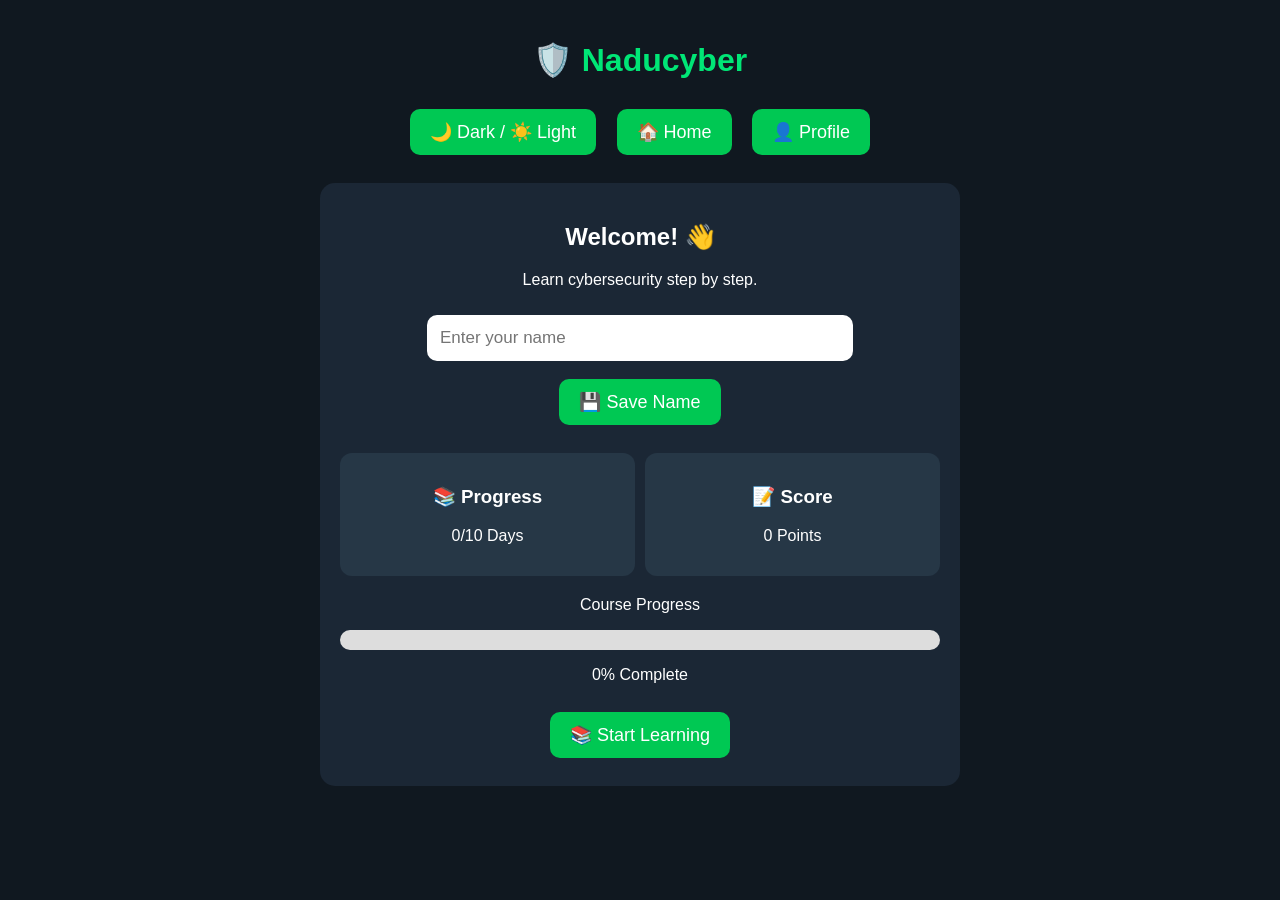
<file: index.html>
<!DOCTYPE html>
<html lang="en">
<head>
  <meta charset="UTF-8">
  <meta name="viewport" content="width=device-width, initial-scale=1.0">
  <title>Naducyber</title>
  <link rel="stylesheet" href="style.css">
<link rel="manifest" href="manifest.json">
<meta name="theme-color" content="#00ff88">
</head>

<body>

  <h1>🛡️ Naducyber</h1>
  <button onclick="toggleTheme()">🌙 Dark / ☀️ Light</button>

  <button onclick="goHome()">🏠 Home</button>
  <button onclick="showProfile()">👤 Profile</button>

  <div id="home">

    <h2>Welcome! 👋</h2>

    <p>Learn cybersecurity step by step.</p>
    <input
  type="text"
  id="studentName"
  placeholder="Enter your name"
>

<button onclick="saveName()">💾 Save Name</button>

<p id="nameMessage"></p>

    <div class="stats">

      <div class="stat-card">
        <h3>📚 Progress</h3>
        <p><span id="completed">0</span>/10 Days</p>
      </div>

      <div class="stat-card">
        <h3>📝 Score</h3>
        <p><span id="scoreDisplay">0</span> Points</p>
      </div>

    </div>

    <div class="progress-box">

      <p>Course Progress</p>

      <div class="progress-bar">
        <div id="progress"></div>
      </div>

      <p id="progressText">0% Complete</p>

    </div>

    <button onclick="showLessons()">📚 Start Learning</button>

  </div>

  <div id="lessons" style="display:none;">

    <h2>📚 10-Day Cybersecurity Course</h2>

    <button onclick="openDay(1)">Day 1 🛡️</button>
    <button onclick="openDay(2)">Day 2 🔐</button>
    <button onclick="openDay(3)">Day 3 🔑</button>
    <button onclick="openDay(4)">Day 4 🎣</button>
    <button onclick="openDay(5)">Day 5 🌐</button>
    <button onclick="openDay(6)">Day 6 🦠</button>
    <button onclick="openDay(7)">Day 7 📶</button>
    <button onclick="openDay(8)">Day 8 🔒</button>
    <button onclick="openDay(9)">Day 9 🧠</button>
    <button onclick="openDay(10)">Day 10 🏆</button>

    <div id="lesson"></div>
    <div id="profile" style="display:none;">

  <h2>👤 My Profile</h2>

  <p>👋 Welcome, Student!</p>

  <div class="stat-card">
    <h3>📚 Completed Days</h3>
    <p><span id="profileCompleted">0</span>/10</p>
  </div>

  <div class="stat-card">
    <h3>📝 Quiz Score</h3>
    <p><span id="profileScore">0</span> Points</p>
  </div>

  <div class="stat-card">
    <h3>🏆 Status</h3>
    <p id="profileStatus">Learning...</p>
  </div>

</div>

  </div>

  <script src="script.js"></script>

  <script>

    function updateProgress() {

      const day = Number(localStorage.getItem("completedDay")) || 0;
      const savedScore = Number(localStorage.getItem("score")) || 0;

      document.getElementById("completed").textContent = day;
      document.getElementById("scoreDisplay").textContent = savedScore;

      const percent = (day / 10) * 100;

      document.getElementById("progress").style.width = percent + "%";

      document.getElementById("progressText").textContent =
        Math.round(percent) + "% Complete";
    }

    updateProgress();

  </script>

</body>
</html>
</file>
<file: style.css>
body {
  background: #101820;
  color: white;
  font-family: Arial, sans-serif;
  text-align: center;
  padding: 20px;
  margin: 0;
}

h1 {
  color: #00e676;
}

#home,
#lessons,
#lesson {
  background: #1b2735;
  max-width: 600px;
  margin: 20px auto;
  padding: 20px;
  border-radius: 15px;
}

button {
  background: #00c853;
  color: white;
  padding: 12px 20px;
  border: none;
  border-radius: 10px;
  font-size: 18px;
  margin: 8px;
  cursor: pointer;
}

button:hover {
  background: #00a844;
}

#lessons > button {
  display: block;
  width: 100%;
  margin: 8px 0;
}

li {
  margin: 10px;
  text-align: left;
}
.stats {
  display: flex;
  gap: 10px;
  justify-content: center;
  margin: 20px 0;
}

.stat-card {
  background: #263746;
  padding: 15px;
  border-radius: 12px;
  flex: 1;
}

.progress-box {
  margin: 20px 0;
}

.progress-bar {
  width: 100%;
  height: 20px;
  background: #ddd;
  border-radius: 10px;
  overflow: hidden;
}

#progress {
  width: 0%;
  height: 100%;
  background: #00c853;
  transition: width 0.5s;
}
body.light-mode {
  background: #f4f7fb;
  color: #111827;
}

body.light-mode #home,
body.light-mode #lessons,
body.light-mode #profile,
body.light-mode #lesson {
  background: white;
  color: #111827;
}

body.light-mode h2 {
  color: #111827;
}
input {
  width: 90%;
  max-width: 400px;
  padding: 13px;
  border: none;
  border-radius: 10px;
  font-size: 17px;
  margin: 10px;
}
</file>
